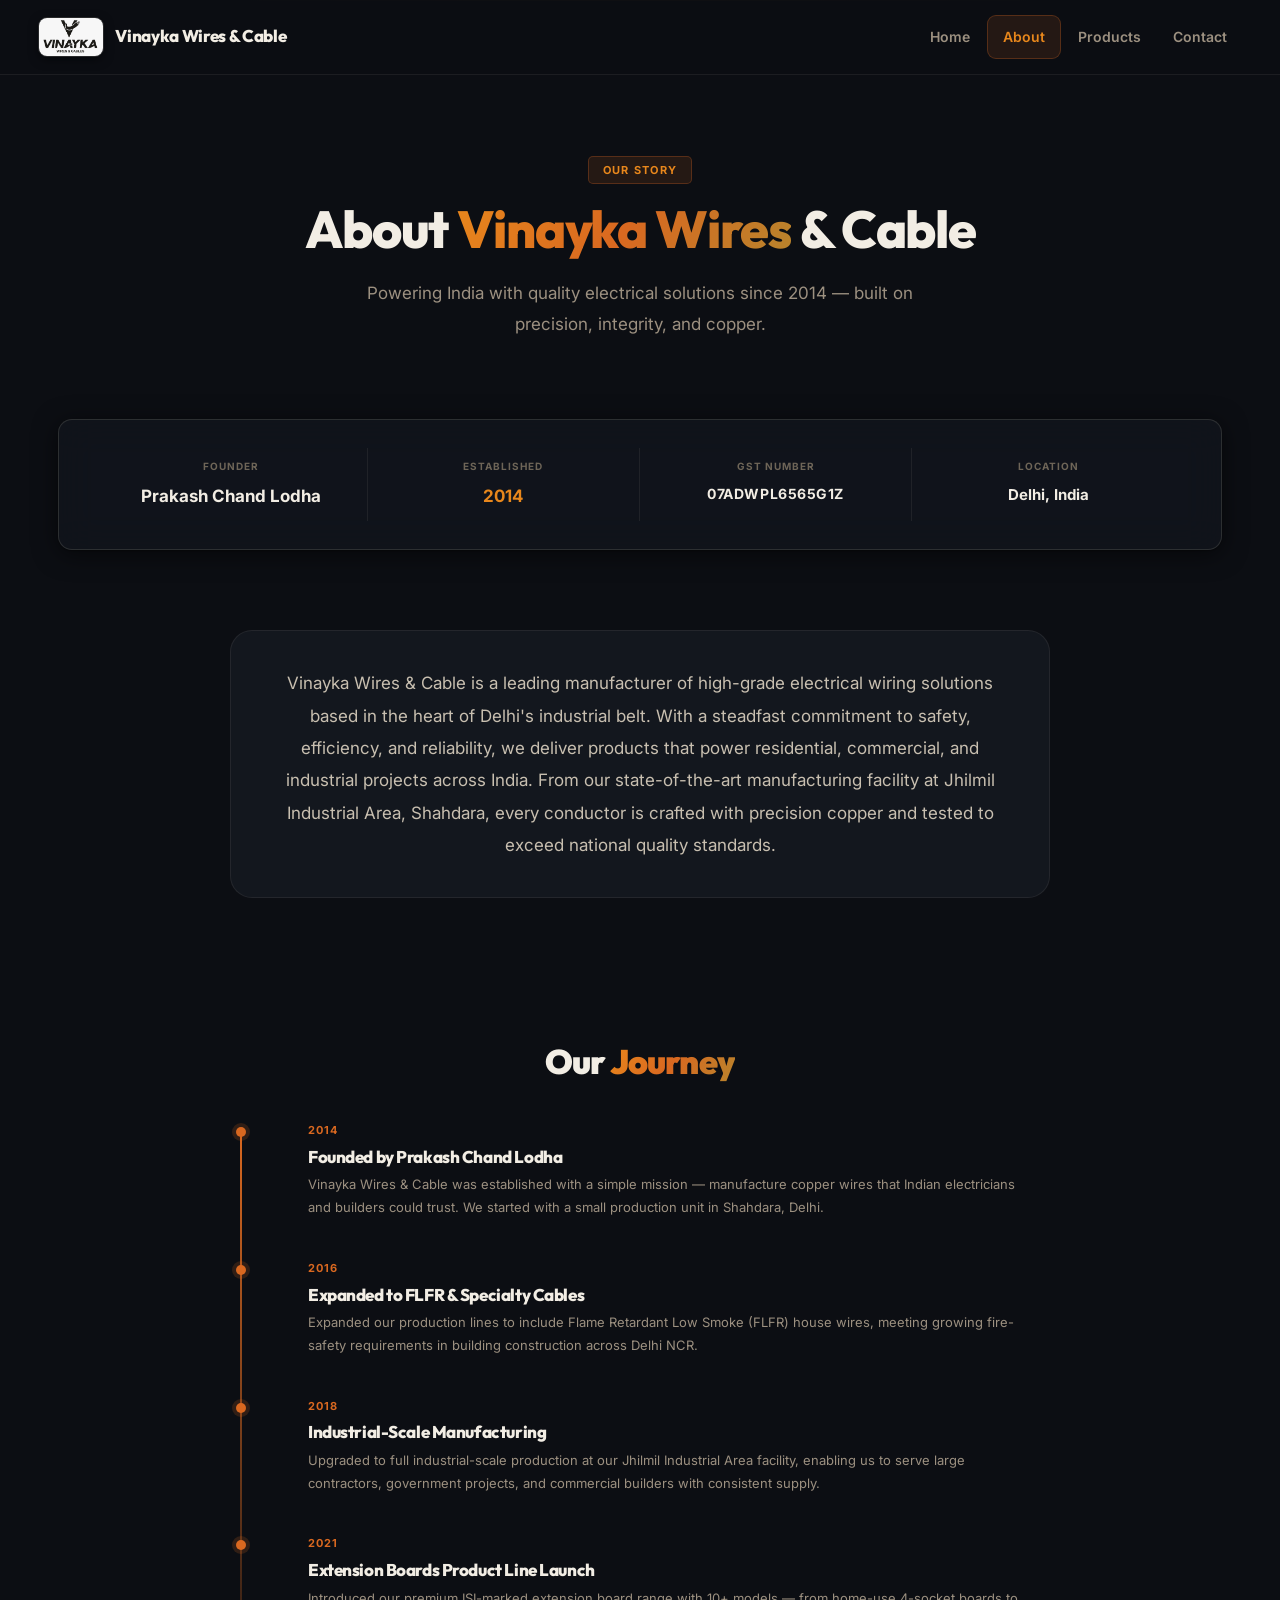
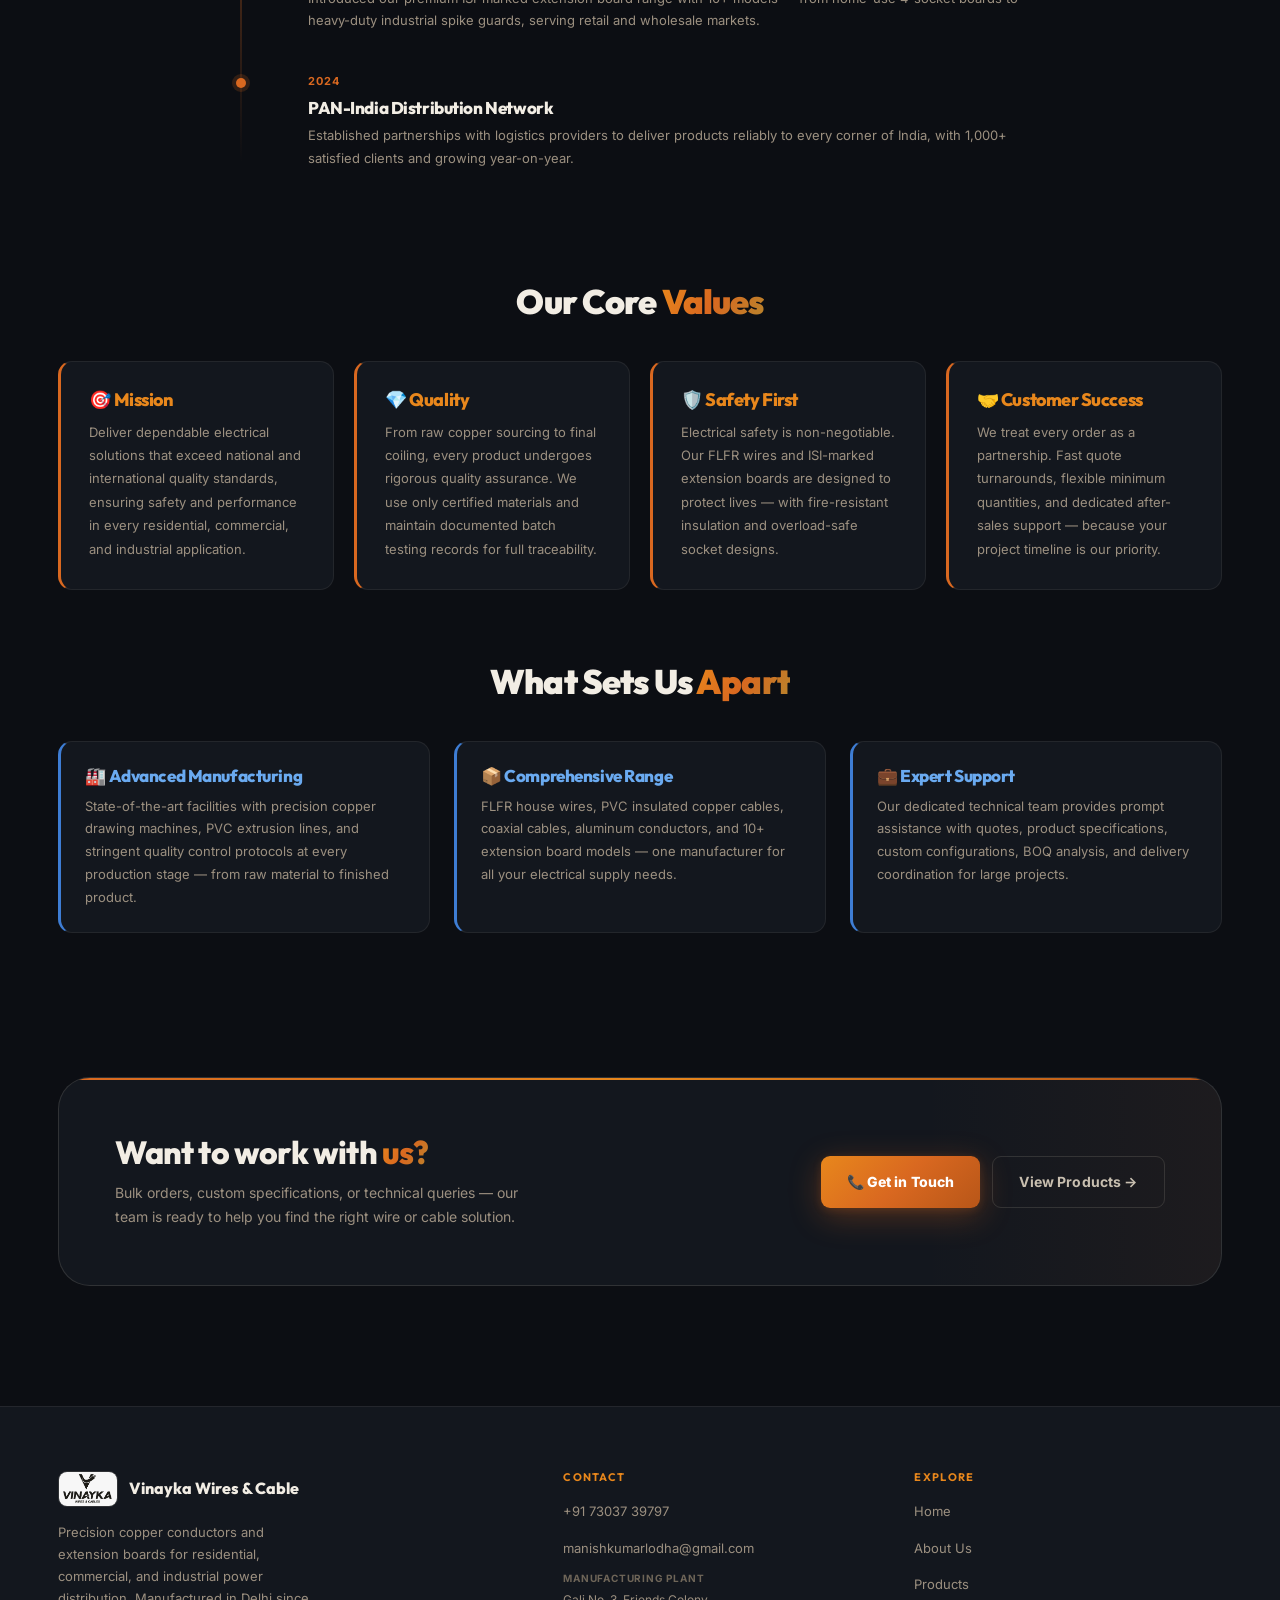
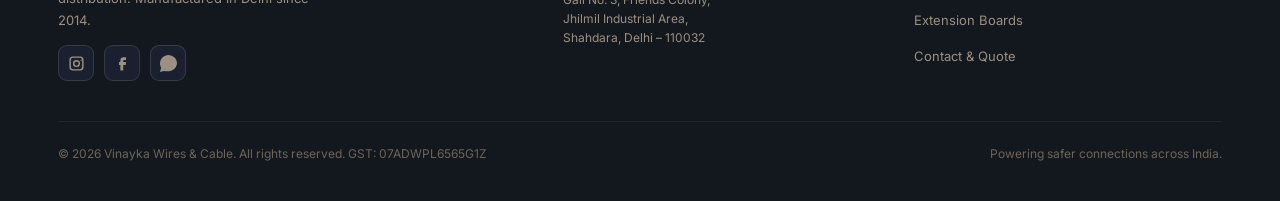
<file: about.html>
<!DOCTYPE html>
<html lang="en">
<head>
  <meta charset="UTF-8" />
  <meta name="viewport" content="width=device-width, initial-scale=1.0" />

  <!-- ── SEO Meta ─────────────────────────────────────────── -->
  <title>About Vinayka Wires & Cable – Copper Wire Manufacturer Since 2014 | Delhi</title>
  <meta name="description" content="Learn about Vinayka Wires & Cable — founded by Prakash Chand Lodha in 2014, a trusted ISI-certified manufacturer of copper wires, cables and extension boards in Shahdara, Delhi." />
  <meta name="keywords" content="about Vinayka Wires, copper wire manufacturer Delhi, Prakash Chand Lodha, Jhilmil Industrial Area, wire cable company Delhi, GST 07ADWPL6565G1Z" />
  <meta name="robots" content="index, follow" />
  <link rel="canonical" href="https://vinaykawires.com/about.html" />

  <!-- Open Graph -->
  <meta property="og:type" content="website" />
  <meta property="og:title" content="About Vinayka Wires & Cable – Since 2014, Shahdara Delhi" />
  <meta property="og:description" content="Founded by Prakash Chand Lodha in 2014. Over a decade of manufacturing quality copper electrical wires, cables, and extension boards in Delhi." />
  <meta property="og:url" content="https://vinaykawires.com/about.html" />

  <!-- JSON-LD -->
  <script type="application/ld+json">
  {
    "@context": "https://schema.org",
    "@type": "Organization",
    "name": "Vinayka Wires & Cable",
    "url": "https://vinaykawires.com",
    "foundingDate": "2014",
    "founder": { "@type": "Person", "name": "Prakash Chand Lodha" },
    "description": "ISI-certified manufacturer of copper electrical wires, PVC cables, FLFR house wires, and extension boards in Delhi, India.",
    "address": {
      "@type": "PostalAddress",
      "streetAddress": "Gali No. 3, Friends Colony, Jhilmil Industrial Area",
      "addressLocality": "Shahdara",
      "addressRegion": "Delhi",
      "postalCode": "110032",
      "addressCountry": "IN"
    },
    "telephone": "+917303739797",
    "taxID": "07ADWPL6565G1Z"
  }
  </script>

  <!-- Fonts -->
  <link rel="preconnect" href="https://fonts.googleapis.com" />
  <link rel="preconnect" href="https://fonts.gstatic.com" crossorigin />
  <link href="https://fonts.googleapis.com/css2?family=Outfit:wght@400;600;700;800;900&family=Inter:wght@400;500;600&display=swap" rel="stylesheet" />
  <link rel="stylesheet" href="/style.css" />
</head>
<body data-page="about">

  <!-- ── Header ──────────────────────────────────────────── -->
  <header class="site-header" id="site-header">
    <div class="container header-inner">
      <a class="brand" href="/">
        <img src="/COMPANY-LOGO.jpg" alt="Vinayka Wires & Cable Logo" class="logo" />
        Vinayka Wires & Cable
      </a>
      <button class="nav-toggle" aria-label="Toggle navigation" id="nav-toggle">☰</button>
      <nav class="site-nav" id="site-nav" aria-label="Main navigation">
        <a href="/index.html" class="nav-link">Home</a>
        <a href="/about.html" class="nav-link active">About</a>
        <a href="/products.html" class="nav-link">Products</a>
        <a href="/contact.html" class="nav-link">Contact</a>
      </nav>
    </div>
  </header>

  <main>
    <!-- ── Page Hero ──────────────────────────────────────── -->
    <section class="page-hero" aria-label="About page hero">
      <div class="container">
        <div class="section-tag">Our Story</div>
        <h1>About <span class="gradient-text">Vinayka Wires</span> & Cable</h1>
        <p class="hero-sub">Powering India with quality electrical solutions since 2014 — built on precision, integrity, and copper.</p>
      </div>
    </section>

    <!-- ── Company Strip ──────────────────────────────────── -->
    <div class="company-strip">
      <div class="container">
        <div class="glass-card">
          <div class="info-grid">
            <div class="info-item">
              <div class="info-label">Founder</div>
              <div class="info-value">Prakash Chand Lodha</div>
            </div>
            <div class="info-item">
              <div class="info-label">Established</div>
              <div class="info-value brand-color">2014</div>
            </div>
            <div class="info-item">
              <div class="info-label">GST Number</div>
              <div class="info-value" style="font-size:14px;letter-spacing:0.04em;">07ADWPL6565G1Z</div>
            </div>
            <div class="info-item">
              <div class="info-label">Location</div>
              <div class="info-value" style="font-size:15px;">Delhi, India</div>
            </div>
          </div>
        </div>
      </div>
    </div>

    <!-- ── About Lead ─────────────────────────────────────── -->
    <section style="padding: 0 0 72px;">
      <div class="container">
        <div class="about-lead reveal">
          <p>Vinayka Wires & Cable is a leading manufacturer of high-grade electrical wiring solutions based in the heart of Delhi's industrial belt. With a steadfast commitment to safety, efficiency, and reliability, we deliver products that power residential, commercial, and industrial projects across India. From our state-of-the-art manufacturing facility at Jhilmil Industrial Area, Shahdara, every conductor is crafted with precision copper and tested to exceed national quality standards.</p>
        </div>
      </div>
    </section>

    <!-- ── Journey Timeline ───────────────────────────────── -->
    <section class="about-content-section">
      <div class="container">
        <h2 class="section-title reveal">Our <span class="gradient-text">Journey</span></h2>
        <div class="timeline">
          <div class="timeline-item reveal">
            <div class="timeline-year">2014</div>
            <h3>Founded by Prakash Chand Lodha</h3>
            <p>Vinayka Wires & Cable was established with a simple mission — manufacture copper wires that Indian electricians and builders could trust. We started with a small production unit in Shahdara, Delhi.</p>
          </div>
          <div class="timeline-item reveal">
            <div class="timeline-year">2016</div>
            <h3>Expanded to FLFR & Specialty Cables</h3>
            <p>Expanded our production lines to include Flame Retardant Low Smoke (FLFR) house wires, meeting growing fire-safety requirements in building construction across Delhi NCR.</p>
          </div>
          <div class="timeline-item reveal">
            <div class="timeline-year">2018</div>
            <h3>Industrial-Scale Manufacturing</h3>
            <p>Upgraded to full industrial-scale production at our Jhilmil Industrial Area facility, enabling us to serve large contractors, government projects, and commercial builders with consistent supply.</p>
          </div>
          <div class="timeline-item reveal">
            <div class="timeline-year">2021</div>
            <h3>Extension Boards Product Line Launch</h3>
            <p>Introduced our premium ISI-marked extension board range with 10+ models — from home-use 4-socket boards to heavy-duty industrial spike guards, serving retail and wholesale markets.</p>
          </div>
          <div class="timeline-item reveal">
            <div class="timeline-year">2024</div>
            <h3>PAN-India Distribution Network</h3>
            <p>Established partnerships with logistics providers to deliver products reliably to every corner of India, with 1,000+ satisfied clients and growing year-on-year.</p>
          </div>
        </div>
      </div>
    </section>

    <!-- ── Core Values ────────────────────────────────────── -->
    <section class="about-content-section">
      <div class="container">
        <h2 class="section-title reveal">Our Core <span class="gradient-text">Values</span></h2>
        <div class="values-grid">
          <div class="value-card reveal">
            <h3>🎯 Mission</h3>
            <p>Deliver dependable electrical solutions that exceed national and international quality standards, ensuring safety and performance in every residential, commercial, and industrial application.</p>
          </div>
          <div class="value-card reveal reveal-delay-1">
            <h3>💎 Quality</h3>
            <p>From raw copper sourcing to final coiling, every product undergoes rigorous quality assurance. We use only certified materials and maintain documented batch testing records for full traceability.</p>
          </div>
          <div class="value-card reveal reveal-delay-2">
            <h3>🛡️ Safety First</h3>
            <p>Electrical safety is non-negotiable. Our FLFR wires and ISI-marked extension boards are designed to protect lives — with fire-resistant insulation and overload-safe socket designs.</p>
          </div>
          <div class="value-card reveal reveal-delay-3">
            <h3>🤝 Customer Success</h3>
            <p>We treat every order as a partnership. Fast quote turnarounds, flexible minimum quantities, and dedicated after-sales support — because your project timeline is our priority.</p>
          </div>
        </div>
      </div>
    </section>

    <!-- ── Capabilities ───────────────────────────────────── -->
    <section class="about-content-section">
      <div class="container">
        <h2 class="section-title reveal">What Sets Us <span class="gradient-text">Apart</span></h2>
        <div class="grid-3">
          <div class="capability-card reveal">
            <h3>🏭 Advanced Manufacturing</h3>
            <p>State-of-the-art facilities with precision copper drawing machines, PVC extrusion lines, and stringent quality control protocols at every production stage — from raw material to finished product.</p>
          </div>
          <div class="capability-card reveal reveal-delay-1">
            <h3>📦 Comprehensive Range</h3>
            <p>FLFR house wires, PVC insulated copper cables, coaxial cables, aluminum conductors, and 10+ extension board models — one manufacturer for all your electrical supply needs.</p>
          </div>
          <div class="capability-card reveal reveal-delay-2">
            <h3>💼 Expert Support</h3>
            <p>Our dedicated technical team provides prompt assistance with quotes, product specifications, custom configurations, BOQ analysis, and delivery coordination for large projects.</p>
          </div>
        </div>
      </div>
    </section>

    <!-- ── CTA ────────────────────────────────────────────── -->
    <section class="cta-banner">
      <div class="container">
        <div class="cta-inner reveal">
          <div class="cta-text">
            <h2>Want to work with <span class="gradient-text">us?</span></h2>
            <p>Bulk orders, custom specifications, or technical queries — our team is ready to help you find the right wire or cable solution.</p>
          </div>
          <div class="cta-actions">
            <a href="/contact.html" class="btn primary">📞 Get in Touch</a>
            <a href="/products.html" class="btn ghost">View Products →</a>
          </div>
        </div>
      </div>
    </section>
  </main>

  <!-- ── Footer ────────────────────────────────────────────── -->
  <footer class="site-footer">
    <div class="container">
      <div class="footer-grid">
        <div class="footer-brand">
          <div class="footer-logo">
            <img src="/COMPANY-LOGO.jpg" alt="Vinayka Wires & Cable" />
            <span>Vinayka Wires & Cable</span>
          </div>
          <p>Precision copper conductors and extension boards for residential, commercial, and industrial power distribution. Manufactured in Delhi since 2014.</p>
          <div class="social-links">
            <a href="https://www.instagram.com/vinaykawires/" class="social-link instagram" target="_blank" rel="noopener" aria-label="Instagram">
              <svg viewBox="0 0 24 24" aria-hidden="true"><path d="M7 2h10a5 5 0 0 1 5 5v10a5 5 0 0 1-5 5H7a5 5 0 0 1-5-5V7a5 5 0 0 1 5-5Zm0 2a3 3 0 0 0-3 3v10a3 3 0 0 0 3 3h10a3 3 0 0 0 3-3V7a3 3 0 0 0-3-3H7Zm5 3a5 5 0 1 1 0 10 5 5 0 0 1 0-10Zm0 2a3 3 0 1 0 0 6 3 3 0 0 0 0-6Zm6.5-2.75a1 1 0 1 1 0 2 1 1 0 0 1 0-2Z"/></svg>
            </a>
            <a href="https://www.facebook.com/profile.php?id=61580277512956" class="social-link facebook" target="_blank" rel="noopener" aria-label="Facebook">
              <svg viewBox="0 0 24 24" aria-hidden="true"><path d="M13 22h-4v-8H7v-4h2V7.3C9 4.7 10.7 3 13.2 3H17v4h-2.6c-.9 0-1.4.5-1.4 1.4V10h4l-.5 4H13v8Z"/></svg>
            </a>
            <a href="https://wa.me/qr/A32UNXGCYV7DD1" class="social-link whatsapp" target="_blank" rel="noopener" aria-label="WhatsApp">
              <svg viewBox="0 0 24 24" aria-hidden="true"><path d="M20.52 3.48A11.94 11.94 0 0 0 12 0C5.373 0 0 5.373 0 12c0 2.116.555 4.198 1.607 6.043L0 24l6.073-1.58A11.94 11.94 0 0 0 12 22.933C18.627 22.933 24 17.56 24 10.933a11.94 11.94 0 0 0-3.48-7.453Z"/><path d="M17.472 14.382c-.297-.149-1.758-.867-2.03-.967-.273-.099-.472-.149-.67.149-.198.297-.767.966-.94 1.164-.173.199-.347.223-.644.075-.297-.149-1.255-.463-2.39-1.475-.883-.788-1.48-1.761-1.653-2.059-.173-.297-.018-.458.13-.606.134-.133.297-.347.446-.521.149-.174.198-.298.298-.497.099-.198.05-.372-.025-.521-.075-.149-.669-1.611-.916-2.214-.242-.579-.487-.5-.67-.51l-.57-.01c-.198 0-.52.074-.792.372s-1.04 1.016-1.04 2.479 1.065 2.876 1.213 3.074c.149.198 2.099 3.2 5.077 4.487.709.306 1.262.489 1.693.625.712.226 1.36.194 1.872.118.571-.085 1.758-.718 2.006-1.412.248-.694.248-1.289.173-1.413-.074-.124-.272-.198-.57-.347Z"/></svg>
            </a>
          </div>
        </div>
        <div class="footer-col">
          <h4 class="footer-title">Contact</h4>
          <ul class="footer-list">
            <li><a href="tel:+917303739797">+91 73037 39797</a></li>
            <li><a href="mailto:Mr.manishkumarlodha@gmail.com">manishkumarlodha@gmail.com</a></li>
            <li>
              <span class="footer-label">Manufacturing Plant</span>
              <address class="footer-address">Gali No. 3, Friends Colony,<br />Jhilmil Industrial Area,<br />Shahdara, Delhi – 110032</address>
            </li>
          </ul>
        </div>
        <div class="footer-col">
          <h4 class="footer-title">Explore</h4>
          <ul class="footer-list">
            <li><a href="/index.html">Home</a></li>
            <li><a href="/about.html">About Us</a></li>
            <li><a href="/products.html">Products</a></li>
            <li><a href="/products.html?tab=boards">Extension Boards</a></li>
            <li><a href="/contact.html">Contact & Quote</a></li>
          </ul>
        </div>
      </div>
      <div class="footer-bottom">
        <p>© <span id="year"></span> Vinayka Wires & Cable. All rights reserved. GST: 07ADWPL6565G1Z</p>
        <div class="footer-meta">Powering safer connections across India.</div>
      </div>
    </div>
  </footer>

  <script src="/script.js" defer></script>
</body>
</html>
</file>
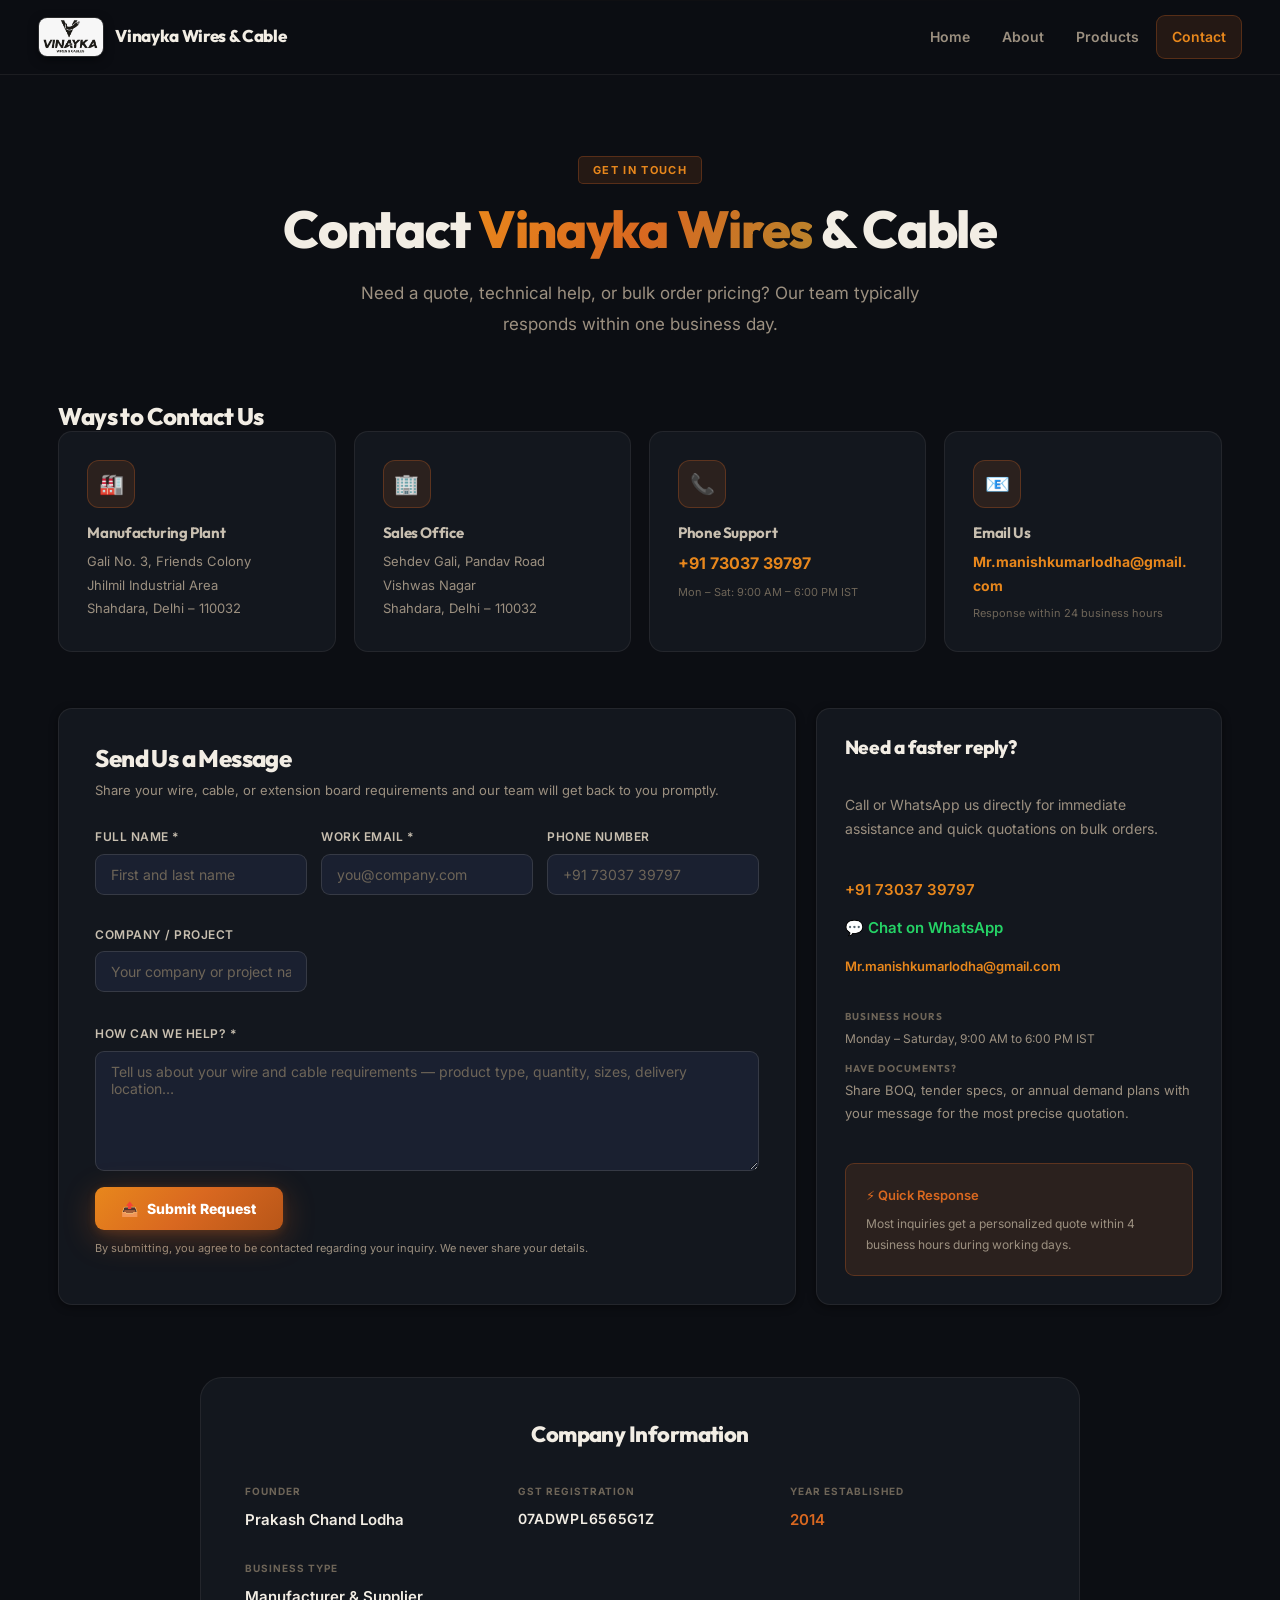
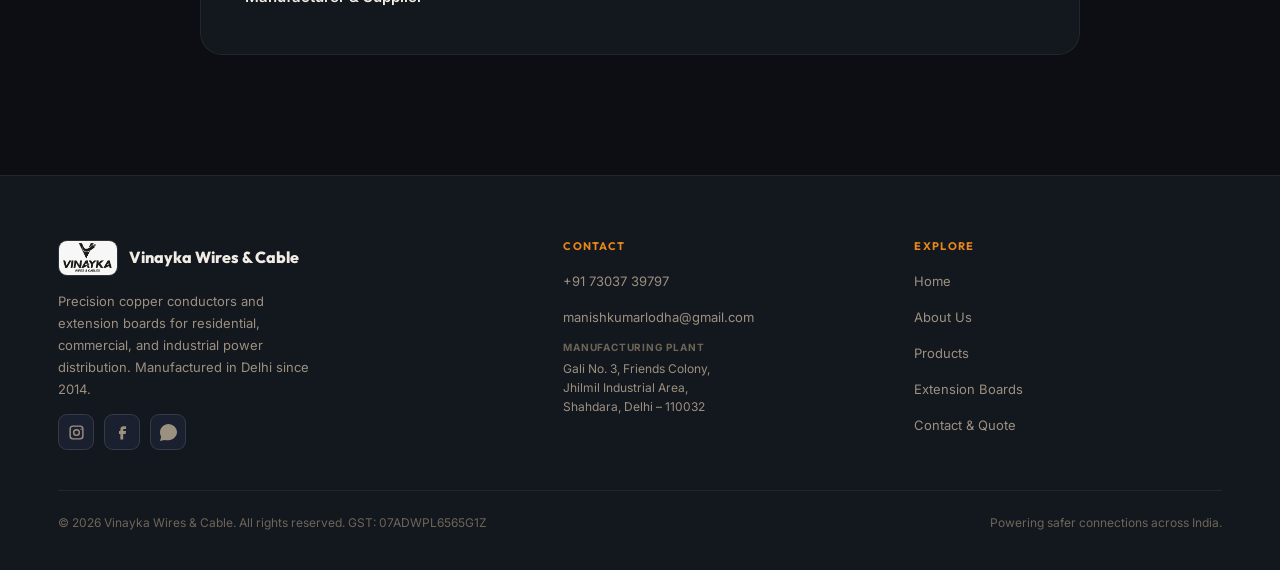
<file: contact.html>
<!DOCTYPE html>
<html lang="en">
<head>
  <meta charset="UTF-8" />
  <meta name="viewport" content="width=device-width, initial-scale=1.0" />

  <!-- ── SEO Meta ─────────────────────────────────────────── -->
  <title>Contact Vinayka Wires & Cable – Get a Quote | Delhi +91 73037 39797</title>
  <meta name="description" content="Contact Vinayka Wires & Cable for bulk wire orders, custom cable specifications, and product quotes. Call +91 73037 39797 or email us. Manufacturing at Jhilmil Industrial Area, Shahdara, Delhi." />
  <meta name="keywords" content="contact Vinayka Wires, wire manufacturer Delhi phone, copper cable quote, bulk wire order Delhi, Jhilmil Industrial Area manufacturer" />
  <meta name="robots" content="index, follow" />
  <link rel="canonical" href="https://vinaykawires.com/contact.html" />

  <!-- Open Graph -->
  <meta property="og:type" content="website" />
  <meta property="og:title" content="Contact Vinayka Wires & Cable – Delhi +91 73037 39797" />
  <meta property="og:description" content="Get in touch with Vinayka Wires & Cable for bulk orders, quotations, and technical support. Manufacturing since 2014." />
  <meta property="og:url" content="https://vinaykawires.com/contact.html" />

  <!-- JSON-LD ContactPage -->
  <script type="application/ld+json">
  {
    "@context": "https://schema.org",
    "@type": "ContactPage",
    "name": "Contact Vinayka Wires & Cable",
    "url": "https://vinaykawires.com/contact.html",
    "description": "Contact page for Vinayka Wires & Cable, copper wire and extension board manufacturer in Delhi.",
    "mainEntity": {
      "@type": "LocalBusiness",
      "name": "Vinayka Wires & Cable",
      "telephone": "+917303739797",
      "email": "Mr.manishkumarlodha@gmail.com",
      "address": {
        "@type": "PostalAddress",
        "streetAddress": "Gali No. 3, Friends Colony, Jhilmil Industrial Area",
        "addressLocality": "Shahdara",
        "addressRegion": "Delhi",
        "postalCode": "110032",
        "addressCountry": "IN"
      }
    }
  }
  </script>

  <!-- Fonts -->
  <link rel="preconnect" href="https://fonts.googleapis.com" />
  <link rel="preconnect" href="https://fonts.gstatic.com" crossorigin />
  <link href="https://fonts.googleapis.com/css2?family=Outfit:wght@400;600;700;800;900&family=Inter:wght@400;500;600&display=swap" rel="stylesheet" />
  <link rel="stylesheet" href="/style.css" />
</head>
<body data-page="contact">

  <!-- ── Header ──────────────────────────────────────────── -->
  <header class="site-header" id="site-header">
    <div class="container header-inner">
      <a class="brand" href="/">
        <img src="/COMPANY-LOGO.jpg" alt="Vinayka Wires & Cable Logo" class="logo" />
        Vinayka Wires & Cable
      </a>
      <button class="nav-toggle" aria-label="Toggle navigation" id="nav-toggle">☰</button>
      <nav class="site-nav" id="site-nav" aria-label="Main navigation">
        <a href="/index.html" class="nav-link">Home</a>
        <a href="/about.html" class="nav-link">About</a>
        <a href="/products.html" class="nav-link">Products</a>
        <a href="/contact.html" class="nav-link active">Contact</a>
      </nav>
    </div>
  </header>

  <main>
    <!-- ── Page Hero ──────────────────────────────────────── -->
    <section class="page-hero" aria-label="Contact page hero">
      <div class="container">
        <div class="section-tag">Get In Touch</div>
        <h1>Contact <span class="gradient-text">Vinayka Wires</span> & Cable</h1>
        <p class="hero-sub">Need a quote, technical help, or bulk order pricing? Our team typically responds within one business day.</p>
      </div>
    </section>

    <!-- ── Contact Method Cards ───────────────────────────── -->
    <section class="contact-section" aria-labelledby="contact-methods-heading">
      <div class="container">
        <h2 id="contact-methods-heading" class="visually-hidden">Ways to Contact Us</h2>
        <div class="contact-grid-pro" style="margin-bottom:56px;">

          <div class="contact-method-card reveal">
            <div class="method-icon" aria-hidden="true">🏭</div>
            <div class="method-header">
              <h3>Manufacturing Plant</h3>
            </div>
            <div class="method-content">
              <p class="address-text">
                Gali No. 3, Friends Colony<br />
                Jhilmil Industrial Area<br />
                Shahdara, Delhi – 110032
              </p>
            </div>
          </div>

          <div class="contact-method-card reveal reveal-delay-1">
            <div class="method-icon" aria-hidden="true">🏢</div>
            <div class="method-header">
              <h3>Sales Office</h3>
            </div>
            <div class="method-content">
              <p class="address-text">
                Sehdev Gali, Pandav Road<br />
                Vishwas Nagar<br />
                Shahdara, Delhi – 110032
              </p>
            </div>
          </div>

          <div class="contact-method-card reveal reveal-delay-2">
            <div class="method-icon" aria-hidden="true">📞</div>
            <div class="method-header">
              <h3>Phone Support</h3>
            </div>
            <div class="method-content">
              <p><a href="tel:+917303739797" class="contact-link-pro" id="phone-link">+91 73037 39797</a></p>
              <p class="availability">Mon – Sat: 9:00 AM – 6:00 PM IST</p>
            </div>
          </div>

          <div class="contact-method-card reveal reveal-delay-3">
            <div class="method-icon" aria-hidden="true">📧</div>
            <div class="method-header">
              <h3>Email Us</h3>
            </div>
            <div class="method-content">
              <p><a href="mailto:Mr.manishkumarlodha@gmail.com" class="contact-link-pro" style="font-size:14px;word-break:break-all;" id="email-link">Mr.manishkumarlodha@gmail.com</a></p>
              <p class="availability">Response within 24 business hours</p>
            </div>
          </div>

        </div>

        <!-- ── Contact Form + Sidebar ──────────────────────── -->
        <div class="contact-form-grid reveal">
          <!-- Form -->
          <div class="card form-card">
            <h2>Send Us a Message</h2>
            <p class="lead">Share your wire, cable, or extension board requirements and our team will get back to you promptly.</p>
            <form id="contact-form" class="form" novalidate>
              <div class="form-grid">
                <div class="form-row">
                  <label for="contact-name">Full Name *</label>
                  <input
                    type="text"
                    id="contact-name"
                    name="name"
                    placeholder="First and last name"
                    minlength="3"
                    maxlength="80"
                    autocomplete="name"
                    pattern="^[A-Za-z][A-Za-z'.-]{1,}(\s+[A-Za-z][A-Za-z'.-]{1,})+$"
                    title="Enter your first and last name using letters only."
                    required
                  />
                </div>
                <div class="form-row">
                  <label for="contact-email">Work Email *</label>
                  <input
                    type="email"
                    id="contact-email"
                    name="email"
                    placeholder="you@company.com"
                    maxlength="120"
                    autocomplete="email"
                    required
                  />
                </div>
                <div class="form-row">
                  <label for="contact-phone">Phone Number</label>
                  <input
                    type="tel"
                    id="contact-phone"
                    name="phone"
                    placeholder="+91 73037 39797"
                    inputmode="tel"
                    pattern="^\+?[0-9]{7,15}$"
                    maxlength="18"
                    title="Digits only, include country code if needed."
                  />
                </div>
                <div class="form-row">
                  <label for="contact-company">Company / Project</label>
                  <input
                    type="text"
                    id="contact-company"
                    name="company"
                    placeholder="Your company or project name"
                    maxlength="120"
                  />
                </div>
              </div>
              <div class="form-row">
                <label for="contact-message">How can we help? *</label>
                <textarea
                  id="contact-message"
                  name="message"
                  rows="5"
                  placeholder="Tell us about your wire and cable requirements — product type, quantity, sizes, delivery location…"
                  minlength="20"
                  maxlength="2000"
                  title="Use at least 20 characters and real sentences."
                  required
                ></textarea>
              </div>
              <div class="form-actions">
                <button type="submit" class="btn primary" id="contact-submit-btn">
                  <span>📤</span> Submit Request
                </button>
              </div>
              <p id="contact-status" class="form-status" hidden></p>
              <p class="small-print muted">By submitting, you agree to be contacted regarding your inquiry. We never share your details.</p>
            </form>
          </div>

          <!-- Sidebar -->
          <div class="card form-support">
            <h3 style="margin-bottom:16px;">Need a faster reply?</h3>
            <p style="color:var(--muted-2);font-size:14px;">Call or WhatsApp us directly for immediate assistance and quick quotations on bulk orders.</p>
            <ul class="support-list" style="margin-top:16px;">
              <li><a href="tel:+917303739797" class="contact-link-pro">+91 73037 39797</a></li>
              <li>
                <a href="https://wa.me/qr/A32UNXGCYV7DD1" class="contact-link-pro" target="_blank" rel="noopener" id="whatsapp-chat-link" style="color:#25d366;">
                  💬 Chat on WhatsApp
                </a>
              </li>
              <li>
                <a href="mailto:Mr.manishkumarlodha@gmail.com" class="contact-link-pro" style="font-size:13px;word-break:break-all;">
                  Mr.manishkumarlodha@gmail.com
                </a>
              </li>
            </ul>
            <div class="support-meta">
              <h4>Business Hours</h4>
              <p class="availability">Monday – Saturday, 9:00 AM to 6:00 PM IST</p>
              <h4>Have Documents?</h4>
              <p style="color:var(--muted-2);font-size:13px;">Share BOQ, tender specs, or annual demand plans with your message for the most precise quotation.</p>
            </div>

            <div style="padding:20px;border-radius:var(--radius-sm);background:var(--brand-light);border:1px solid var(--brand-border);margin-top:20px;">
              <p style="font-size:13px;color:var(--brand);font-weight:600;margin-bottom:6px;">⚡ Quick Response</p>
              <p style="font-size:12px;color:var(--muted-2);">Most inquiries get a personalized quote within 4 business hours during working days.</p>
            </div>
          </div>
        </div>
      </div>
    </section>

    <!-- ── Company Details ────────────────────────────────── -->
    <section class="company-details-section">
      <div class="container">
        <div class="company-details-card reveal">
          <h3>Company Information</h3>
          <div class="details-grid">
            <div class="detail-item">
              <span class="detail-label">Founder</span>
              <span class="detail-value">Prakash Chand Lodha</span>
            </div>
            <div class="detail-item">
              <span class="detail-label">GST Registration</span>
              <span class="detail-value" style="letter-spacing:0.05em;font-size:14px;">07ADWPL6565G1Z</span>
            </div>
            <div class="detail-item">
              <span class="detail-label">Year Established</span>
              <span class="detail-value" style="color:var(--brand);">2014</span>
            </div>
            <div class="detail-item">
              <span class="detail-label">Business Type</span>
              <span class="detail-value">Manufacturer &amp; Supplier</span>
            </div>
          </div>
        </div>
      </div>
    </section>
  </main>

  <!-- ── Footer ────────────────────────────────────────────── -->
  <footer class="site-footer">
    <div class="container">
      <div class="footer-grid">
        <div class="footer-brand">
          <div class="footer-logo">
            <img src="/COMPANY-LOGO.jpg" alt="Vinayka Wires & Cable" />
            <span>Vinayka Wires & Cable</span>
          </div>
          <p>Precision copper conductors and extension boards for residential, commercial, and industrial power distribution. Manufactured in Delhi since 2014.</p>
          <div class="social-links">
            <a href="https://www.instagram.com/vinaykawires/" class="social-link instagram" target="_blank" rel="noopener" aria-label="Instagram">
              <svg viewBox="0 0 24 24" aria-hidden="true"><path d="M7 2h10a5 5 0 0 1 5 5v10a5 5 0 0 1-5 5H7a5 5 0 0 1-5-5V7a5 5 0 0 1 5-5Zm0 2a3 3 0 0 0-3 3v10a3 3 0 0 0 3 3h10a3 3 0 0 0 3-3V7a3 3 0 0 0-3-3H7Zm5 3a5 5 0 1 1 0 10 5 5 0 0 1 0-10Zm0 2a3 3 0 1 0 0 6 3 3 0 0 0 0-6Zm6.5-2.75a1 1 0 1 1 0 2 1 1 0 0 1 0-2Z"/></svg>
            </a>
            <a href="https://www.facebook.com/profile.php?id=61580277512956" class="social-link facebook" target="_blank" rel="noopener" aria-label="Facebook">
              <svg viewBox="0 0 24 24" aria-hidden="true"><path d="M13 22h-4v-8H7v-4h2V7.3C9 4.7 10.7 3 13.2 3H17v4h-2.6c-.9 0-1.4.5-1.4 1.4V10h4l-.5 4H13v8Z"/></svg>
            </a>
            <a href="https://wa.me/qr/A32UNXGCYV7DD1" class="social-link whatsapp" target="_blank" rel="noopener" aria-label="WhatsApp">
              <svg viewBox="0 0 24 24" aria-hidden="true"><path d="M20.52 3.48A11.94 11.94 0 0 0 12 0C5.373 0 0 5.373 0 12c0 2.116.555 4.198 1.607 6.043L0 24l6.073-1.58A11.94 11.94 0 0 0 12 22.933C18.627 22.933 24 17.56 24 10.933a11.94 11.94 0 0 0-3.48-7.453Z"/><path d="M17.472 14.382c-.297-.149-1.758-.867-2.03-.967-.273-.099-.472-.149-.67.149-.198.297-.767.966-.94 1.164-.173.199-.347.223-.644.075-.297-.149-1.255-.463-2.39-1.475-.883-.788-1.48-1.761-1.653-2.059-.173-.297-.018-.458.13-.606.134-.133.297-.347.446-.521.149-.174.198-.298.298-.497.099-.198.05-.372-.025-.521-.075-.149-.669-1.611-.916-2.214-.242-.579-.487-.5-.67-.51l-.57-.01c-.198 0-.52.074-.792.372s-1.04 1.016-1.04 2.479 1.065 2.876 1.213 3.074c.149.198 2.099 3.2 5.077 4.487.709.306 1.262.489 1.693.625.712.226 1.36.194 1.872.118.571-.085 1.758-.718 2.006-1.412.248-.694.248-1.289.173-1.413-.074-.124-.272-.198-.57-.347Z"/></svg>
            </a>
          </div>
        </div>
        <div class="footer-col">
          <h4 class="footer-title">Contact</h4>
          <ul class="footer-list">
            <li><a href="tel:+917303739797">+91 73037 39797</a></li>
            <li><a href="mailto:Mr.manishkumarlodha@gmail.com">manishkumarlodha@gmail.com</a></li>
            <li>
              <span class="footer-label">Manufacturing Plant</span>
              <address class="footer-address">Gali No. 3, Friends Colony,<br />Jhilmil Industrial Area,<br />Shahdara, Delhi – 110032</address>
            </li>
          </ul>
        </div>
        <div class="footer-col">
          <h4 class="footer-title">Explore</h4>
          <ul class="footer-list">
            <li><a href="/index.html">Home</a></li>
            <li><a href="/about.html">About Us</a></li>
            <li><a href="/products.html">Products</a></li>
            <li><a href="/products.html?tab=boards">Extension Boards</a></li>
            <li><a href="/contact.html">Contact & Quote</a></li>
          </ul>
        </div>
      </div>
      <div class="footer-bottom">
        <p>© <span id="year"></span> Vinayka Wires & Cable. All rights reserved. GST: 07ADWPL6565G1Z</p>
        <div class="footer-meta">Powering safer connections across India.</div>
      </div>
    </div>
  </footer>

  <script src="/script.js" defer></script>
</body>
</html>
</file>
<file: style.css>
/* ============================================================
   VINAYKA WIRES & CABLE — Brand-Authentic Design System
   Burnt Copper Orange · Warm Dark · Cream White
   "Choose Strength. Choose VINAYKA."
   ============================================================ */

/* ── Design Tokens ────────────────────────────────────────── */
:root {
  /* ---- Brand Colors (from actual Vinayka packaging) ---- */
  --brand:        #D96820;   /* Burnt copper-orange — the Vinayka orange */
  --brand-dark:   #B85618;   /* Deeper burnt */
  --brand-light:  rgba(217, 104, 32, 0.12);
  --brand-border: rgba(217, 104, 32, 0.28);
  --brand-mid:    #E8871C;   /* Lighter, from box face */
  --gold:         #B8842C;   /* Metallic gold from logo emblem */
  --gold-light:   rgba(184, 132, 44, 0.15);
  --maroon:       #5C200C;   /* Deep brown-red accent */

  /* ---- Backgrounds ---- */
  --bg:           #0C0E13;   /* Near-black with warm tint */
  --surface:      #13171E;   /* Dark card surface */
  --surface-2:    #1A2030;   /* Elevated surface */
  --surface-3:    #222A3C;   /* Hover surface */
  --surface-glass: rgba(19, 23, 30, 0.72);

  /* ---- Text (warm whites, not cold blue-whites) ---- */
  --text:         #F2EDE4;   /* Warm cream white */
  --text-2:       #C8BFB0;   /* Secondary warm text */
  --muted:        #6E6558;   /* Warm muted */
  --muted-2:      #9C9080;   /* Warm muted secondary */

  /* ---- Borders ---- */
  --border:       rgba(255, 240, 220, 0.07);
  --border-2:     rgba(255, 240, 220, 0.12);
  --border-brand: rgba(217, 104, 32, 0.32);

  /* ---- Utility ---- */
  --success:      #4CAF74;
  --danger:       #D64545;
  --danger-dark:  #B83333;
  --blue:         #3E7DD4;   /* Used only for extension boards tab */

  /* ---- Shadows ---- */
  --shadow-sm:    0 2px 8px rgba(0,0,0,0.45);
  --shadow:       0 4px 24px rgba(0,0,0,0.55), 0 1px 2px rgba(0,0,0,0.35);
  --shadow-lg:    0 20px 60px rgba(0,0,0,0.65), 0 4px 16px rgba(0,0,0,0.45);
  --shadow-brand: 0 8px 32px rgba(217,104,32,0.32), 0 2px 8px rgba(217,104,32,0.18);
  --shadow-card-hover: 0 0 0 1px rgba(217,104,32,0.22), 0 24px 64px rgba(0,0,0,0.6), 0 0 40px rgba(217,104,32,0.08);

  /* ---- Shape ---- */
  --radius:       14px;
  --radius-sm:    9px;
  --radius-lg:    22px;
  --radius-xl:    32px;

  /* ---- Motion ---- */
  --ease:       cubic-bezier(0.25, 0.46, 0.45, 0.94);
  --ease-out:   cubic-bezier(0.16, 1, 0.3, 1);
  --transition: all 0.26s var(--ease);
}

/* ── Reset & Base ─────────────────────────────────────────── */
*, *::before, *::after { box-sizing: border-box; margin: 0; padding: 0; }
html { scroll-behavior: smooth; -webkit-font-smoothing: antialiased; -moz-osx-font-smoothing: grayscale; }

body {
  font-family: 'Inter', system-ui, -apple-system, sans-serif;
  background: var(--bg);
  color: var(--text);
  line-height: 1.7;
  min-height: 100vh;
  overflow-x: hidden;
}

a { color: inherit; text-decoration: none; transition: var(--transition); }
img { max-width: 100%; display: block; }

h1, h2, h3, h4 {
  font-family: 'Outfit', 'Inter', system-ui, sans-serif;
  font-weight: 800;
  letter-spacing: -0.025em;
  line-height: 1.15;
  color: var(--text);
}

/* ── Layout Utilities ─────────────────────────────────────── */
.container { width: min(1240px, 94%); margin: 0 auto; padding: 0 20px; position: relative; z-index: 1; }
.hidden { display: none !important; }
.muted { color: var(--muted-2); }
.grid-2 { display: grid; grid-template-columns: 1fr 1fr; gap: 28px; }
.grid-3 { display: grid; grid-template-columns: repeat(auto-fit, minmax(280px, 1fr)); gap: 24px; }
.grid-4 { display: grid; grid-template-columns: repeat(auto-fit, minmax(210px, 1fr)); gap: 20px; }
@media (max-width: 900px) { .grid-2, .grid-3 { grid-template-columns: 1fr; } }

/* ── Brand Text Effect ────────────────────────────────────── */
.gradient-text {
  background: linear-gradient(120deg, var(--brand-mid) 0%, var(--brand) 50%, var(--gold) 100%);
  -webkit-background-clip: text;
  -webkit-text-fill-color: transparent;
  background-clip: text;
}
.gradient-text-blue {
  background: linear-gradient(120deg, #5B9FE8 0%, var(--blue) 100%);
  -webkit-background-clip: text;
  -webkit-text-fill-color: transparent;
  background-clip: text;
}

/* ── Animations ───────────────────────────────────────────── */
@keyframes fadeIn { from { opacity: 0; } to { opacity: 1; } }
@keyframes slideUp { from { opacity: 0; transform: translateY(20px); } to { opacity: 1; transform: translateY(0); } }
@keyframes slideRight { from { opacity: 0; transform: translateX(-20px); } to { opacity: 1; transform: translateX(0); } }
@keyframes slideLeft { from { opacity: 0; transform: translateX(20px); } to { opacity: 1; transform: translateX(0); } }
@keyframes shimmer { 0% { background-position: 100% 0; } 100% { background-position: -100% 0; } }
@keyframes pulse { 0%, 100% { opacity: 1; } 50% { opacity: 0.55; } }
@keyframes spin { to { transform: rotate(360deg); } }
@keyframes marquee { 0% { transform: translateX(0); } 100% { transform: translateX(-50%); } }
@keyframes float-gentle { 0%, 100% { transform: translateY(0); } 50% { transform: translateY(-8px); } }
@keyframes glow-brand {
  0%, 100% { box-shadow: 0 0 20px rgba(217,104,32,0.2), 0 4px 12px rgba(0,0,0,0.3); }
  50% { box-shadow: 0 0 36px rgba(217,104,32,0.4), 0 4px 20px rgba(0,0,0,0.4); }
}
@keyframes diagonal-slide {
  0% { background-position: 0 0; }
  100% { background-position: 60px 60px; }
}

/* ── Scroll Reveal ────────────────────────────────────────── */
.reveal { opacity: 0; transform: translateY(24px); transition: opacity 0.6s var(--ease-out), transform 0.6s var(--ease-out); }
.reveal.revealed { opacity: 1; transform: translateY(0); }
.reveal-delay-1 { transition-delay: 0.08s; }
.reveal-delay-2 { transition-delay: 0.16s; }
.reveal-delay-3 { transition-delay: 0.24s; }
.reveal-delay-4 { transition-delay: 0.32s; }

/* ── Site Header ──────────────────────────────────────────── */
.site-header {
  position: sticky;
  top: 0;
  z-index: 200;
  background: rgba(12, 14, 19, 0.88);
  backdrop-filter: blur(20px) saturate(180%);
  -webkit-backdrop-filter: blur(20px) saturate(180%);
  border-bottom: 1px solid var(--border);
  transition: var(--transition);
}
.site-header.scrolled {
  background: rgba(12, 14, 19, 0.97);
  border-bottom-color: var(--border-brand);
  box-shadow: 0 4px 24px rgba(0,0,0,0.5);
}
.header-inner { display: flex; align-items: center; justify-content: space-between; padding: 15px 0; }
.brand { display: flex; align-items: center; gap: 11px; font-family: 'Outfit', sans-serif; font-weight: 800; font-size: 17px; letter-spacing: -0.02em; color: var(--text); }
.brand:hover { opacity: 0.82; }
.brand .logo { height: 40px; width: auto; border-radius: 9px; object-fit: contain; box-shadow: 0 3px 10px rgba(0,0,0,0.5); border: 1px solid var(--border-2); }
.site-nav { display: flex; gap: 2px; align-items: center; }
.nav-link { padding: 9px 15px; border-radius: var(--radius-sm); color: var(--muted-2); font-weight: 600; font-size: 14px; transition: var(--transition); }
.nav-link:hover { color: var(--text); background: rgba(255,240,220,0.06); }
.nav-link.active { color: var(--brand-mid); background: var(--brand-light); border: 1px solid var(--brand-border); }
.nav-toggle { display: none; }

/* ══════════════════════════════════════════════════════════
   HOME PAGE — HERO SECTION
   Split layout: Left content, Right product image
   ══════════════════════════════════════════════════════ */
.hero {
  position: relative;
  min-height: 92vh;
  display: grid;
  grid-template-columns: 1fr 1fr;
  align-items: center;
  overflow: hidden;
}

/* Diagonal background lines (brand-authentic geometric) */
.hero::before {
  content: '';
  position: absolute;
  inset: 0;
  background-image: repeating-linear-gradient(
    -55deg,
    rgba(217,104,32,0.028) 0px,
    rgba(217,104,32,0.028) 1px,
    transparent 1px,
    transparent 48px
  );
  pointer-events: none;
  z-index: 0;
}

.hero-left {
  padding: 100px 56px 100px 0;
  position: relative;
  z-index: 1;
}

.hero-eyebrow {
  display: inline-flex;
  align-items: center;
  gap: 8px;
  font-size: 12px;
  font-weight: 700;
  letter-spacing: 0.12em;
  text-transform: uppercase;
  color: var(--brand-mid);
  margin-bottom: 20px;
  animation: slideRight 0.6s var(--ease-out) backwards;
}
.hero-eyebrow::before {
  content: '';
  display: block;
  width: 28px;
  height: 2px;
  background: var(--brand);
}

.hero-left h1 {
  font-size: clamp(44px, 6vw, 76px);
  font-weight: 900;
  line-height: 0.95;
  letter-spacing: -0.04em;
  margin-bottom: 24px;
  animation: slideUp 0.7s var(--ease-out) 0.1s backwards;
}
.hero-left h1 .accent-line {
  color: var(--brand);
  font-style: italic;
  display: block;
}
.hero-left h1 .accent-line-2 {
  color: var(--text);
  display: block;
}

.hero-tagline {
  font-size: clamp(14px, 1.6vw, 17px);
  color: var(--text-2);
  line-height: 1.8;
  margin-bottom: 32px;
  max-width: 460px;
  animation: slideUp 0.7s var(--ease-out) 0.2s backwards;
  font-weight: 400;
}

/* Trust badges strip */
.hero-trust {
  display: flex;
  gap: 10px;
  flex-wrap: wrap;
  margin-bottom: 36px;
  animation: slideUp 0.7s var(--ease-out) 0.3s backwards;
}
.trust-badge {
  display: inline-flex;
  align-items: center;
  gap: 5px;
  padding: 5px 12px;
  border-radius: 6px;
  font-size: 11px;
  font-weight: 700;
  letter-spacing: 0.05em;
  background: rgba(255,240,220,0.06);
  border: 1px solid var(--border-2);
  color: var(--text-2);
}
.trust-badge.isi { border-color: var(--brand-border); color: var(--brand-mid); background: var(--brand-light); }

.hero-cta {
  display: flex;
  gap: 12px;
  flex-wrap: wrap;
  animation: slideUp 0.7s var(--ease-out) 0.38s backwards;
}

/* Right side: product image with diagonal frame */
.hero-right {
  position: relative;
  height: 100%;
  min-height: 92vh;
  overflow: hidden;
  z-index: 1;
}
.hero-right::before {
  content: '';
  position: absolute;
  top: 0;
  left: -60px;
  width: 120px;
  height: 100%;
  background: var(--bg);
  transform: skewX(-5deg);
  z-index: 2;
}
.hero-img-main {
  width: 100%;
  height: 100%;
  object-fit: cover;
  object-position: center;
  filter: brightness(0.88) saturate(1.1);
  animation: slideLeft 0.9s var(--ease-out) 0.15s backwards;
}

/* Overlaid product info card on hero image */
.hero-product-card {
  position: absolute;
  bottom: 48px;
  right: 40px;
  z-index: 3;
  background: rgba(12,14,19,0.88);
  backdrop-filter: blur(16px);
  border: 1px solid var(--border-brand);
  border-radius: 14px;
  padding: 20px 24px;
  min-width: 200px;
  animation: slideLeft 0.7s var(--ease-out) 0.5s backwards;
}
.hero-product-card .pc-label {
  font-size: 10px;
  text-transform: uppercase;
  letter-spacing: 0.1em;
  color: var(--brand);
  font-weight: 700;
  margin-bottom: 6px;
}
.hero-product-card .pc-value {
  font-size: 22px;
  font-weight: 900;
  font-family: 'Outfit', sans-serif;
  color: var(--text);
  letter-spacing: -0.03em;
}
.hero-product-card .pc-sub {
  font-size: 12px;
  color: var(--muted-2);
  margin-top: 3px;
}

/* ── Marquee Ticker ───────────────────────────────────────── */
.marquee-bar {
  background: var(--brand);
  padding: 13px 0;
  overflow: hidden;
  position: relative;
  z-index: 5;
}
.marquee-track {
  display: flex;
  width: max-content;
  animation: marquee 28s linear infinite;
  white-space: nowrap;
}
.marquee-item {
  font-size: 12px;
  font-weight: 800;
  letter-spacing: 0.16em;
  text-transform: uppercase;
  color: #0C0E13;
  padding: 0 40px;
  display: inline-flex;
  align-items: center;
  gap: 20px;
}
.marquee-item::after {
  content: '◆';
  font-size: 8px;
  opacity: 0.6;
}

/* ── Stats Bar ────────────────────────────────────────────── */
.stats-bar {
  background: var(--surface);
  border-bottom: 1px solid var(--border-2);
  padding: 0;
}
.stats-grid {
  display: grid;
  grid-template-columns: repeat(4, 1fr);
}
.stat-item {
  padding: 28px 24px;
  border-right: 1px solid var(--border);
  display: flex;
  flex-direction: column;
  align-items: center;
  text-align: center;
  gap: 5px;
  position: relative;
  transition: var(--transition);
}
.stat-item::before {
  content: '';
  position: absolute;
  top: 0;
  left: 0;
  right: 0;
  height: 3px;
  background: var(--brand);
  transform: scaleX(0);
  transition: transform 0.3s var(--ease);
}
.stat-item:hover::before { transform: scaleX(1); }
.stat-item:last-child { border-right: none; }
.stat-number {
  font-family: 'Outfit', sans-serif;
  font-size: clamp(32px, 3.5vw, 48px);
  font-weight: 900;
  color: var(--brand);
  letter-spacing: -0.05em;
  line-height: 1;
}
.stat-suffix { font-size: 0.55em; font-weight: 800; }
.stat-label { font-size: 11px; color: var(--muted-2); font-weight: 600; letter-spacing: 0.06em; text-transform: uppercase; }
.stat-icon { font-size: 20px; margin-bottom: 2px; }

/* ── Section Header ───────────────────────────────────────── */
.section-header { text-align: center; margin-bottom: 52px; }
.section-tag {
  display: inline-block;
  padding: 4px 14px;
  border-radius: 5px;
  background: var(--brand-light);
  border: 1px solid var(--brand-border);
  color: var(--brand-mid);
  font-size: 11px;
  font-weight: 700;
  letter-spacing: 0.12em;
  text-transform: uppercase;
  margin-bottom: 16px;
}
.section-header h2 { font-size: clamp(28px, 4vw, 40px); font-weight: 900; margin-bottom: 14px; }
.section-header p { color: var(--muted-2); font-size: 16px; max-width: 540px; margin: 0 auto; line-height: 1.8; }

/* ── Buttons ──────────────────────────────────────────────── */
.btn {
  display: inline-flex;
  align-items: center;
  justify-content: center;
  gap: 8px;
  padding: 13px 26px;
  border-radius: var(--radius-sm);
  border: 1px solid var(--border-2);
  background: var(--surface-2);
  color: var(--text);
  cursor: pointer;
  font-weight: 700;
  font-size: 14px;
  letter-spacing: 0.01em;
  transition: var(--transition);
  position: relative;
  overflow: hidden;
  white-space: nowrap;
  font-family: inherit;
}
.btn:hover { transform: translateY(-2px); border-color: var(--border-brand); background: var(--surface-3); box-shadow: var(--shadow); }
.btn:active { transform: translateY(0); }

.btn.primary {
  background: var(--brand);
  border: none;
  color: #fff;
  font-weight: 800;
  box-shadow: var(--shadow-brand);
  background: linear-gradient(135deg, var(--brand-mid) 0%, var(--brand) 50%, var(--brand-dark) 100%);
}
.btn.primary:hover { box-shadow: 0 12px 36px rgba(217,104,32,0.45); transform: translateY(-3px); }

.btn.ghost {
  background: transparent;
  border: 1px solid var(--border-2);
  color: var(--text-2);
}
.btn.ghost:hover { background: var(--surface-2); border-color: var(--border-brand); color: var(--brand-mid); }

.btn.accent {
  background: linear-gradient(135deg, var(--blue) 0%, #2E65B8 100%);
  border: none;
  color: #fff;
  box-shadow: 0 6px 20px rgba(62,125,212,0.3);
}
.btn.accent:hover { box-shadow: 0 10px 30px rgba(62,125,212,0.4); transform: translateY(-2px); }

.btn.danger { background: linear-gradient(135deg, var(--danger), var(--danger-dark)); border: none; color: #fff; }
.btn.danger:hover { box-shadow: 0 8px 24px rgba(214,69,69,0.4); }
.btn.btn-sm { padding: 8px 16px; font-size: 12px; }

/* ── Glass Card ───────────────────────────────────────────── */
.glass-card {
  background: var(--surface-glass);
  backdrop-filter: blur(18px) saturate(150%);
  -webkit-backdrop-filter: blur(18px) saturate(150%);
  border: 1px solid var(--border-2);
  border-radius: var(--radius);
  box-shadow: var(--shadow);
}

/* ── Card ─────────────────────────────────────────────────── */
.card {
  background: var(--surface);
  border: 1px solid var(--border);
  border-radius: var(--radius);
  padding: 28px;
  box-shadow: var(--shadow-sm);
  transition: var(--transition);
}
.card:hover { border-color: var(--border-2); box-shadow: var(--shadow); }
.card h3 { font-size: 19px; margin-bottom: 11px; }
.card p { color: var(--muted-2); line-height: 1.75; }

/* ── Why Vinayka — Feature Strips ────────────────────────── */
.why-vinayka {
  padding: 80px 0;
  position: relative;
  overflow: hidden;
  background-color: var(--surface);
}
/* CSS circuit / wire-mesh pattern — no image needed */
.why-vinayka::before {
  content: '';
  position: absolute;
  inset: 0;
  background-image:
    /* Diagonal lines evoking wire strands */
    repeating-linear-gradient(
      -45deg,
      rgba(217, 104, 32, 0.06) 0px,
      rgba(217, 104, 32, 0.06) 1px,
      transparent 1px,
      transparent 28px
    ),
    repeating-linear-gradient(
      45deg,
      rgba(217, 104, 32, 0.03) 0px,
      rgba(217, 104, 32, 0.03) 1px,
      transparent 1px,
      transparent 28px
    );
  pointer-events: none;
}
.why-vinayka::after {
  content: '';
  position: absolute;
  inset: 0;
  background: linear-gradient(
    to bottom,
    var(--surface) 0%,
    transparent 15%,
    transparent 85%,
    var(--surface) 100%
  );
  pointer-events: none;
}
.why-vinayka .container { position: relative; z-index: 1; }

.feature-strips {
  display: grid;
  grid-template-columns: repeat(4, 1fr);
  gap: 2px;
  background: var(--border);
  border-radius: var(--radius);
  overflow: hidden;
}
.feature-strip {
  background: var(--surface);
  padding: 32px 24px;
  text-align: center;
  transition: var(--transition);
  position: relative;
  overflow: hidden;
}
.feature-strip::before {
  content: '';
  position: absolute;
  bottom: 0;
  left: 0;
  right: 0;
  height: 3px;
  background: linear-gradient(90deg, var(--brand), var(--brand-mid));
  transform: scaleX(0);
  transition: transform 0.3s var(--ease);
}
.feature-strip:hover { background: var(--surface-2); }
.feature-strip:hover::before { transform: scaleX(1); }
.fs-icon {
  font-size: 36px;
  margin-bottom: 14px;
  display: block;
}
.fs-title {
  font-family: 'Outfit', sans-serif;
  font-weight: 800;
  font-size: 15px;
  color: var(--text);
  margin-bottom: 6px;
  letter-spacing: -0.01em;
}
.fs-desc {
  font-size: 12px;
  color: var(--muted-2);
  line-height: 1.6;
}

/* ── Brand Statement Section ──────────────────────────────── */
.brand-statement {
  padding: 96px 0;
  text-align: center;
  position: relative;
  overflow: hidden;
  border-top: 1px solid var(--border);
  border-bottom: 1px solid var(--border);
}
.brand-statement::before {
  content: '';
  position: absolute;
  top: 50%;
  left: 50%;
  transform: translate(-50%, -50%);
  width: 800px;
  height: 800px;
  border-radius: 50%;
  background: radial-gradient(circle, rgba(217,104,32,0.06) 0%, transparent 65%);
  pointer-events: none;
}
.statement-overline {
  font-size: 11px;
  font-weight: 700;
  letter-spacing: 0.2em;
  text-transform: uppercase;
  color: var(--brand);
  margin-bottom: 20px;
  display: flex;
  align-items: center;
  justify-content: center;
  gap: 16px;
}
.statement-overline::before, .statement-overline::after {
  content: '';
  width: 40px;
  height: 1px;
  background: var(--brand);
  opacity: 0.5;
}
.brand-statement h2 {
  font-size: clamp(40px, 7vw, 88px);
  font-weight: 900;
  letter-spacing: -0.05em;
  line-height: 0.95;
  color: var(--text);
  margin-bottom: 32px;
}
.brand-statement h2 .orange { color: var(--brand); }
.brand-statement p {
  font-size: 18px;
  color: var(--muted-2);
  max-width: 500px;
  margin: 0 auto 36px;
  line-height: 1.75;
}

/* ── Category Cards (Home Page) ───────────────────────────── */
.categories-section { padding: 88px 0 72px; }
.categories-grid { display: grid; grid-template-columns: 1fr 1fr; gap: 20px; }
.category-card {
  display: flex;
  flex-direction: column;
  padding: 40px;
  border-radius: var(--radius-lg);
  border: 1px solid var(--border);
  background: var(--surface);
  transition: transform 0.3s var(--ease), box-shadow 0.3s var(--ease), border-color 0.3s;
  cursor: pointer;
  position: relative;
  overflow: hidden;
  text-decoration: none;
}
.category-card.wire-cat { border-top: 3px solid var(--brand); }
.category-card.board-cat { border-top: 3px solid var(--blue); }
.category-card:hover { transform: translateY(-5px); box-shadow: var(--shadow-card-hover); }
.category-card.wire-cat:hover { border-color: var(--border-brand); }
.category-card.board-cat:hover { border-color: rgba(62,125,212,0.35); }

.cat-icon {
  width: 60px;
  height: 60px;
  border-radius: 14px;
  display: flex;
  align-items: center;
  justify-content: center;
  font-size: 26px;
  margin-bottom: 22px;
}
.wire-cat .cat-icon { background: var(--brand-light); border: 1px solid var(--brand-border); }
.board-cat .cat-icon { background: rgba(62,125,212,0.1); border: 1px solid rgba(62,125,212,0.25); }
.category-card h3 { font-size: 24px; margin-bottom: 10px; }
.wire-cat h3 { color: var(--brand-mid); }
.board-cat h3 { color: #6aaaf0; }
.category-card p { color: var(--muted-2); font-size: 14px; line-height: 1.7; margin-bottom: 22px; }
.cat-items { display: flex; flex-wrap: wrap; gap: 7px; margin-bottom: 26px; }
.cat-tag { padding: 4px 11px; border-radius: 5px; font-size: 11px; font-weight: 700; letter-spacing: 0.03em; }
.wire-cat .cat-tag { background: rgba(217,104,32,0.1); color: var(--brand-mid); border: 1px solid rgba(217,104,32,0.2); }
.board-cat .cat-tag { background: rgba(62,125,212,0.1); color: #80b3f8; border: 1px solid rgba(62,125,212,0.2); }
.cat-cta { display: inline-flex; align-items: center; gap: 8px; font-weight: 700; font-size: 13px; transition: var(--transition); }
.wire-cat .cat-cta { color: var(--brand-mid); }
.board-cat .cat-cta { color: #6aaaf0; }
.category-card:hover .cat-cta { gap: 14px; }

/* ── Featured Products ────────────────────────────────────── */
.featured-products { padding: 72px 0 88px; }
.featured-products::before { content: ''; position: absolute; top: 0; left: 0; right: 0; height: 1px; background: linear-gradient(90deg, transparent, var(--border-2), transparent); }
.featured-head { display: flex; align-items: flex-end; justify-content: space-between; gap: 24px; flex-wrap: wrap; margin-bottom: 44px; }
.featured-head h2 { margin-bottom: 8px; }
.featured-head p { color: var(--muted-2); max-width: 420px; font-size: 14px; }
.featured-grid { display: grid; grid-template-columns: repeat(auto-fit, minmax(290px, 1fr)); gap: 24px; }

/* ── Product Cards ────────────────────────────────────────── */
.product-card {
  display: flex;
  flex-direction: column;
  background: var(--surface);
  border: 1px solid var(--border);
  border-radius: var(--radius);
  overflow: hidden;
  transition: transform 0.3s var(--ease), box-shadow 0.3s var(--ease), border-color 0.3s;
  padding: 0;
}
.product-card:hover { transform: translateY(-5px); box-shadow: var(--shadow-card-hover); border-color: var(--border-brand); }
.product-card-media {
  position: relative; overflow: hidden; aspect-ratio: 4/3;
  background: linear-gradient(135deg, var(--surface-2), var(--surface-3));
  border-bottom: 1px solid var(--border);
  display: flex; align-items: center; justify-content: center;
}
.product-card-media img { width: 100%; height: 100%; object-fit: cover; transition: transform 0.4s var(--ease); }
.product-card:hover .product-card-media img { transform: scale(1.06); }
.product-card-body { padding: 22px; display: flex; flex-direction: column; flex: 1; gap: 10px; }
.product-card-body h3 { font-size: 17px; margin: 0; }
.product-card-body p { margin: 0; color: var(--muted-2); font-size: 13px; line-height: 1.7; }
.product-card .price-row { margin-top: auto; padding-top: 12px; border-top: 1px solid var(--border); }
.product-card-actions { display: flex; gap: 9px; flex-wrap: wrap; }

/* Skeleton */
.skeleton {
  background: linear-gradient(110deg, var(--surface-2) 30%, var(--surface-3) 50%, var(--surface-2) 70%);
  background-size: 200% 100%;
  animation: shimmer 1.5s linear infinite;
}
.product-card-media.skeleton { border-radius: 0; }
.product-card.loading .product-card-body { gap: 8px; }

/* ── CTA Banner ───────────────────────────────────────────── */
.cta-banner { padding: 72px 0; }
.cta-inner {
  background: var(--surface);
  border: 1px solid var(--border-2);
  border-radius: var(--radius-xl);
  padding: 56px;
  display: flex;
  align-items: center;
  justify-content: space-between;
  gap: 36px;
  flex-wrap: wrap;
  position: relative;
  overflow: hidden;
}
.cta-inner::before {
  content: '';
  position: absolute;
  top: 0;
  right: 0;
  width: 300px;
  height: 100%;
  background: linear-gradient(to left, rgba(217,104,32,0.05), transparent);
  pointer-events: none;
}
.cta-inner::after {
  content: '';
  position: absolute;
  top: -1px;
  left: 0;
  right: 0;
  height: 3px;
  background: linear-gradient(90deg, var(--brand), var(--brand-mid), var(--brand-dark));
}
.cta-text h2 { font-size: clamp(22px, 3vw, 32px); margin-bottom: 10px; }
.cta-text p { color: var(--muted-2); max-width: 420px; font-size: 14px; }
.cta-actions { display: flex; gap: 12px; flex-wrap: wrap; flex-shrink: 0; }

/* ── About Page ───────────────────────────────────────────── */
.page-hero { padding: 80px 0 64px; text-align: center; }
.page-hero h1 { font-size: clamp(30px, 5vw, 52px); margin-bottom: 18px; animation: slideUp 0.6s var(--ease-out) backwards; }
.page-hero .hero-sub { font-size: clamp(14px, 1.8vw, 17px); color: var(--muted-2); max-width: 580px; margin: 0 auto; line-height: 1.8; animation: slideUp 0.6s var(--ease-out) 0.1s backwards; }

.company-strip { padding: 16px 0; margin-bottom: 64px; }
.company-strip .glass-card { padding: 28px 36px; }
.info-grid { display: grid; grid-template-columns: repeat(auto-fit, minmax(160px, 1fr)); }
.info-item { padding: 10px 20px; border-right: 1px solid var(--border); text-align: center; }
.info-item:last-child { border-right: none; }
.info-label { font-size: 10px; text-transform: uppercase; letter-spacing: 0.1em; color: var(--muted); font-weight: 700; margin-bottom: 7px; }
.info-value { font-size: 17px; font-weight: 700; color: var(--text); }
.info-value.brand-color { color: var(--brand-mid); }

.about-lead { max-width: 820px; margin: 0 auto 72px; text-align: center; padding: 36px 40px; border-radius: var(--radius-lg); border: 1px solid var(--border); background: var(--surface); }
.about-lead p { font-size: 17px; line-height: 1.9; color: var(--text-2); }

.about-content-section { padding: 0 0 72px; }
.section-title { font-size: clamp(22px, 3.5vw, 34px); font-weight: 900; margin-bottom: 40px; text-align: center; }

.timeline { position: relative; max-width: 800px; margin: 0 auto; padding-left: 40px; }
.timeline::before { content: ''; position: absolute; left: 0; top: 8px; bottom: 8px; width: 2px; background: linear-gradient(to bottom, var(--brand), transparent); }
.timeline-item { position: relative; margin-bottom: 40px; padding-left: 28px; }
.timeline-item::before { content: ''; position: absolute; left: -44px; top: 6px; width: 10px; height: 10px; border-radius: 50%; background: var(--brand); box-shadow: 0 0 0 4px rgba(217,104,32,0.18); }
.timeline-year { font-size: 11px; font-weight: 700; letter-spacing: 0.1em; color: var(--brand); text-transform: uppercase; margin-bottom: 7px; }
.timeline-item h3 { font-size: 17px; margin-bottom: 7px; }
.timeline-item p { color: var(--muted-2); font-size: 13px; line-height: 1.75; }

.values-grid { display: grid; grid-template-columns: repeat(auto-fit, minmax(260px, 1fr)); gap: 20px; }
.value-card { padding: 28px; border-radius: var(--radius); border: 1px solid var(--border); background: var(--surface); border-left: 3px solid var(--brand); transition: var(--transition); }
.value-card:hover { border-color: var(--border-brand); transform: translateY(-3px); box-shadow: var(--shadow); }
.value-card h3 { color: var(--brand-mid); font-size: 18px; margin-bottom: 10px; }
.value-card p { color: var(--muted-2); line-height: 1.8; font-size: 13px; }

.capability-card { padding: 24px; border-radius: var(--radius); border: 1px solid var(--border); background: var(--surface); border-left: 3px solid var(--blue); transition: var(--transition); }
.capability-card:hover { border-color: rgba(62,125,212,0.35); transform: translateY(-3px); box-shadow: var(--shadow); }
.capability-card h3 { color: #6aaaf0; font-size: 17px; margin-bottom: 9px; }
.capability-card p { color: var(--muted-2); font-size: 13px; line-height: 1.75; }

/* ── Products Page ────────────────────────────────────────── */
.products-page-hero { padding: 60px 0 44px; text-align: center; }
.products-page-hero h1 { margin-bottom: 14px; }
.products-page-hero p { color: var(--muted-2); max-width: 520px; margin: 0 auto; font-size: 15px; }

.product-tabs-bar { display: flex; justify-content: center; gap: 10px; margin-bottom: 36px; flex-wrap: wrap; }
.product-tab-btn {
  display: flex; align-items: center; gap: 8px;
  padding: 11px 26px;
  border-radius: 999px;
  border: 1px solid var(--border-2);
  background: var(--surface);
  color: var(--muted-2);
  font-weight: 700;
  font-size: 14px;
  cursor: pointer;
  transition: var(--transition);
  font-family: inherit;
}
.product-tab-btn:hover { border-color: var(--border-brand); color: var(--text); }
.product-tab-btn.active {
  background: linear-gradient(135deg, var(--brand-mid), var(--brand), var(--brand-dark));
  border: none;
  color: #fff;
  font-weight: 800;
  box-shadow: var(--shadow-brand);
}
.product-tab-btn.active.tab-boards {
  background: linear-gradient(135deg, var(--blue), #2558A8);
  box-shadow: 0 8px 24px rgba(62,125,212,0.3);
}

.wires-section, .boards-section { padding: 0 0 72px; }
.products-header { display: flex; align-items: center; justify-content: space-between; gap: 20px; margin-bottom: 28px; flex-wrap: wrap; }
.search-bar { position: relative; }
.search-bar input {
  width: 270px;
  max-width: 100%;
  padding: 10px 15px 10px 38px;
  border-radius: var(--radius-sm);
  border: 1px solid var(--border-2);
  background: var(--surface-2);
  color: var(--text);
  font-size: 14px;
  font-family: inherit;
  transition: var(--transition);
}
.search-bar input::placeholder { color: var(--muted); }
.search-bar input:focus { outline: none; border-color: var(--border-brand); background: var(--surface-3); box-shadow: 0 0 0 3px rgba(217,104,32,0.1); }
.search-bar::before { content: '🔍'; position: absolute; left: 11px; top: 50%; transform: translateY(-50%); font-size: 13px; opacity: 0.35; pointer-events: none; }

.category-filters { display: flex; gap: 8px; margin-bottom: 32px; flex-wrap: wrap; }
.filter-btn {
  padding: 8px 18px;
  border-radius: 999px;
  border: 1px solid var(--border-2);
  background: var(--surface);
  color: var(--muted-2);
  font-weight: 600;
  font-size: 12px;
  cursor: pointer;
  transition: var(--transition);
  font-family: inherit;
  letter-spacing: 0.02em;
}
.filter-btn:hover { border-color: var(--border-brand); color: var(--text); }
.filter-btn.active { background: var(--brand-light); border-color: var(--border-brand); color: var(--brand-mid); }

.boards-grid { display: grid; grid-template-columns: repeat(auto-fill, minmax(270px, 1fr)); gap: 20px; }
.board-card {
  background: var(--surface);
  border: 1px solid var(--border);
  border-radius: var(--radius);
  padding: 26px;
  transition: var(--transition);
  position: relative;
  overflow: hidden;
}
.board-card::before {
  content: '';
  position: absolute;
  top: 0;
  left: 0;
  right: 0;
  height: 3px;
  background: linear-gradient(90deg, var(--blue), #5B9FE8);
  opacity: 0;
  transition: opacity 0.3s;
}
.board-card:hover { border-color: rgba(62,125,212,0.3); transform: translateY(-4px); box-shadow: 0 20px 50px rgba(0,0,0,0.5), 0 0 36px rgba(62,125,212,0.07); }
.board-card:hover::before { opacity: 1; }
.board-icon { width: 52px; height: 52px; border-radius: 13px; background: rgba(62,125,212,0.1); border: 1px solid rgba(62,125,212,0.25); display: flex; align-items: center; justify-content: center; font-size: 22px; margin-bottom: 18px; }
.board-card h3 { font-size: 16px; margin-bottom: 9px; }
.board-card p { color: var(--muted-2); font-size: 12px; line-height: 1.7; margin-bottom: 14px; }
.board-specs { display: flex; flex-wrap: wrap; gap: 5px; margin-bottom: 18px; }
.spec-tag { padding: 3px 9px; border-radius: 5px; font-size: 11px; font-weight: 700; background: rgba(62,125,212,0.09); color: #80b3f8; border: 1px solid rgba(62,125,212,0.18); }
.board-badge { display: inline-flex; align-items: center; gap: 5px; padding: 3px 10px; border-radius: 999px; font-size: 10px; font-weight: 700; margin-bottom: 14px; }
.badge-new { background: rgba(76,175,116,0.1); color: #74D49A; border: 1px solid rgba(76,175,116,0.25); }
.badge-popular { background: rgba(217,104,32,0.1); color: var(--brand-mid); border: 1px solid rgba(217,104,32,0.25); }
.badge-heavy { background: rgba(214,69,69,0.1); color: #E88080; border: 1px solid rgba(214,69,69,0.25); }

/* ── Contact Page ─────────────────────────────────────────── */
.contact-section { padding: 0 0 72px; }
.contact-grid-pro { display: grid; grid-template-columns: repeat(auto-fit, minmax(240px, 1fr)); gap: 18px; margin-bottom: 52px; }
.contact-method-card {
  padding: 28px;
  background: var(--surface);
  border: 1px solid var(--border);
  border-radius: var(--radius);
  transition: var(--transition);
}
.contact-method-card:hover { border-color: var(--border-brand); transform: translateY(-3px); box-shadow: var(--shadow); }
.method-icon { width: 48px; height: 48px; border-radius: 12px; background: var(--brand-light); border: 1px solid var(--brand-border); display: flex; align-items: center; justify-content: center; font-size: 20px; margin-bottom: 16px; }
.method-header h3 { font-size: 15px; font-weight: 700; margin-bottom: 9px; color: var(--text-2); }
.address-text { color: var(--muted-2); line-height: 1.8; font-style: normal; font-size: 13px; }
.contact-link-pro { color: var(--brand-mid); font-weight: 700; font-size: 16px; display: inline-block; transition: var(--transition); }
.contact-link-pro:hover { color: var(--brand-dark); }
.availability { color: var(--muted); font-size: 11px; margin-top: 5px; }

.contact-form-grid { display: grid; grid-template-columns: 2fr 1.1fr; gap: 20px; }
.form-card { padding: 36px; }
.form-card h2 { font-size: 24px; margin-bottom: 6px; }
.form-card .lead { color: var(--muted-2); margin-bottom: 26px; font-size: 13px; }
.form-support { display: flex; flex-direction: column; gap: 18px; }
.support-list { list-style: none; padding: 0; display: flex; flex-direction: column; gap: 11px; }
.support-list a { color: var(--brand-mid); font-weight: 600; font-size: 15px; }
.support-meta h4 { font-size: 10px; text-transform: uppercase; letter-spacing: 0.1em; color: var(--muted); font-weight: 700; margin: 14px 0 5px; }
.support-meta p { color: var(--muted-2); font-size: 12px; }

.company-details-section { padding: 0 0 72px; }
.company-details-card { background: var(--surface); border: 1px solid var(--border); border-radius: var(--radius-lg); padding: 44px; max-width: 880px; margin: 0 auto; }
.company-details-card h3 { text-align: center; font-size: 22px; margin-bottom: 36px; }
.details-grid { display: grid; grid-template-columns: repeat(auto-fit, minmax(190px, 1fr)); gap: 28px; }
.detail-item { display: flex; flex-direction: column; gap: 7px; }
.detail-label { font-size: 10px; text-transform: uppercase; letter-spacing: 0.1em; color: var(--muted); font-weight: 700; }
.detail-value { font-size: 15px; color: var(--text); font-weight: 600; }

/* ── Contact Form ─────────────────────────────────────────── */
.form .form-row { display: flex; flex-direction: column; gap: 6px; margin-bottom: 16px; }
.form label { font-weight: 600; color: var(--text-2); font-size: 12px; letter-spacing: 0.04em; text-transform: uppercase; }
.form input, .form textarea, .form select {
  padding: 11px 15px;
  border-radius: var(--radius-sm);
  border: 1px solid var(--border-2);
  background: var(--surface-2);
  color: var(--text);
  font-size: 14px;
  font-family: inherit;
  transition: var(--transition);
}
.form input::placeholder, .form textarea::placeholder { color: var(--muted); }
.form input:focus, .form textarea:focus, .form select:focus { outline: none; border-color: var(--border-brand); background: var(--surface-3); box-shadow: 0 0 0 3px rgba(217,104,32,0.09); }
.form textarea { resize: vertical; min-height: 120px; }
.form-grid { display: grid; grid-template-columns: repeat(auto-fit, minmax(190px, 1fr)); gap: 14px; margin-bottom: 16px; }
.form-actions { display: flex; gap: 11px; flex-wrap: wrap; margin-top: 8px; }
.form-status { margin-top: 12px; font-size: 13px; font-weight: 600; padding: 10px 15px; border-radius: var(--radius-sm); }
.form-status.success { background: rgba(76,175,116,0.1); border: 1px solid rgba(76,175,116,0.25); color: #74D49A; }
.form-status.error { background: rgba(214,69,69,0.1); border: 1px solid rgba(214,69,69,0.25); color: #E88080; }
.small-print { font-size: 11px; color: var(--muted); margin-top: 9px; }

/* ── Modal ────────────────────────────────────────────────── */
.modal[hidden] { display: none; }
.modal { position: fixed; inset: 0; display: grid; place-items: center; z-index: 1000; animation: fadeIn 0.2s ease-out; }
.modal-backdrop { position: absolute; inset: 0; background: rgba(0,0,0,0.78); backdrop-filter: blur(8px); cursor: pointer; }
.modal-content { position: relative; z-index: 1; max-width: 660px; width: 94%; background: var(--surface-2); border: 1px solid var(--border-2); border-radius: var(--radius-lg); padding: 30px; box-shadow: var(--shadow-lg); animation: slideUp 0.3s var(--ease-out); }
.modal-close { position: absolute; top: 14px; right: 14px; border: 1px solid var(--border-2); background: var(--surface-3); color: var(--muted-2); font-size: 19px; width: 34px; height: 34px; border-radius: 9px; cursor: pointer; display: flex; align-items: center; justify-content: center; transition: var(--transition); }
.modal-close:hover { background: var(--surface); color: var(--text); border-color: var(--border-brand); }
.product-modal-media { border-radius: var(--radius); overflow: hidden; background: var(--surface-3); margin-bottom: 18px; }
.product-modal-media img { width: 100%; max-height: 300px; object-fit: cover; display: block; }

/* ── Price & Badges ───────────────────────────────────────── */
.price { font-family: 'Outfit', sans-serif; font-weight: 900; font-size: 24px; color: var(--brand-mid); letter-spacing: -0.03em; }
.price-row { display: flex; align-items: center; gap: 11px; flex-wrap: wrap; }
.pill { display: inline-flex; align-items: center; padding: 4px 11px; border-radius: 999px; background: var(--brand-light); color: var(--brand-mid); border: 1px solid var(--brand-border); font-size: 11px; font-weight: 700; }
.category-badge { position: absolute; top: 13px; left: 13px; display: inline-flex; align-items: center; padding: 3px 9px; border-radius: 5px; font-size: 10px; font-weight: 700; text-transform: uppercase; letter-spacing: 0.05em; }
.badge-copper { background: linear-gradient(135deg, #D96820, #B55018); color: #fff; }
.badge-aluminum { background: linear-gradient(135deg, #5C6880, #404858); color: #fff; }
.badge-extension-board { background: linear-gradient(135deg, var(--blue), #2558A8); color: #fff; }

/* ── Footer ───────────────────────────────────────────────── */
.site-footer { border-top: 1px solid var(--border); padding: 64px 0 36px; margin-top: 48px; background: var(--surface); }
.site-footer::before { content: ''; position: absolute; top: 0; left: 50%; transform: translateX(-50%); width: 70%; height: 1px; background: linear-gradient(90deg, transparent, rgba(217,104,32,0.35), transparent); }
.footer-grid { display: grid; grid-template-columns: 1.5fr 1fr 1fr; gap: 44px; margin-bottom: 40px; }
.footer-brand { display: flex; flex-direction: column; gap: 14px; }
.footer-logo { display: flex; align-items: center; gap: 11px; font-family: 'Outfit', sans-serif; font-weight: 800; font-size: 16px; color: var(--text); }
.footer-logo img { height: 36px; width: auto; border-radius: 9px; border: 1px solid var(--border-2); }
.footer-brand p { color: var(--muted-2); font-size: 13px; line-height: 1.7; max-width: 260px; }
.social-links { display: flex; gap: 10px; flex-wrap: wrap; }
.social-link { display: inline-flex; align-items: center; justify-content: center; width: 36px; height: 36px; border-radius: 9px; background: var(--surface-2); border: 1px solid var(--border-2); color: var(--muted-2); transition: var(--transition); }
.social-link svg { width: 17px; height: 17px; fill: currentColor; }
.social-link.instagram:hover { background: #e4405f; border-color: #e4405f; color: #fff; }
.social-link.facebook:hover { background: #1877f2; border-color: #1877f2; color: #fff; }
.social-link.whatsapp:hover { background: #25d366; border-color: #25d366; color: #fff; }
.footer-col { display: flex; flex-direction: column; gap: 12px; }
.footer-title { font-size: 11px; text-transform: uppercase; letter-spacing: 0.12em; color: var(--brand-mid); font-weight: 700; margin-bottom: 2px; }
.footer-list { list-style: none; padding: 0; display: flex; flex-direction: column; gap: 9px; }
.footer-list a { color: var(--muted-2); font-size: 13px; transition: var(--transition); }
.footer-list a:hover { color: var(--brand-mid); transform: translateX(3px); }
.footer-label { display: block; font-size: 10px; text-transform: uppercase; letter-spacing: 0.08em; color: var(--muted); font-weight: 700; margin-bottom: 3px; }
.footer-address { font-style: normal; color: var(--muted-2); font-size: 12px; line-height: 1.6; }
.footer-bottom { display: flex; align-items: center; justify-content: space-between; gap: 14px; padding-top: 22px; border-top: 1px solid var(--border); flex-wrap: wrap; }
.footer-bottom p { color: var(--muted); font-size: 12px; }
.footer-meta { color: var(--muted); font-size: 12px; }

/* ── Admin Panel ──────────────────────────────────────────── */
.content { padding: 44px 0; }
.content h1 { font-size: 34px; margin-bottom: 26px; }
#admin-gate { padding: 36px; max-width: 460px; display: flex; flex-direction: column; gap: 14px; }
#admin-gate p { color: var(--muted-2); }
#admin-gate input { padding: 11px 15px; border-radius: var(--radius-sm); border: 1px solid var(--border-2); background: var(--surface-2); color: var(--text); font-size: 14px; font-family: inherit; }
#admin-gate input:focus { outline: none; border-color: var(--border-brand); }
#admin-gate .muted { font-size: 11px; }
#admin-panel .card { padding: 22px; }
#admin-panel .grid-2 { gap: 22px; align-items: start; }
.table { width: 100%; border-collapse: collapse; border-radius: var(--radius); overflow: hidden; background: var(--surface); border: 1px solid var(--border); }
.table th, .table td { padding: 11px 13px; text-align: left; }
.table th { background: var(--surface-2); color: var(--muted-2); font-weight: 700; font-size: 11px; text-transform: uppercase; letter-spacing: 0.07em; border-bottom: 1px solid var(--border-2); }
.table td { border-bottom: 1px solid var(--border); font-size: 13px; color: var(--text-2); }
.table tbody tr:hover { background: var(--surface-2); }
.table .btn { font-size: 11px; padding: 5px 11px; margin: 0 3px; }
.table-thumb { width: 50px; height: 36px; object-fit: cover; border-radius: 7px; border: 1px solid var(--border); background: var(--surface-3); }
.list-header { display: flex; align-items: center; justify-content: space-between; margin-bottom: 18px; gap: 14px; flex-wrap: wrap; }
.list-header h2 { margin: 0; font-size: 19px; }
.list-header input { padding: 8px 12px; border-radius: var(--radius-sm); border: 1px solid var(--border-2); background: var(--surface-2); color: var(--text); font-size: 13px; min-width: 190px; font-family: inherit; }
.list-header input:focus { outline: none; border-color: var(--border-brand); }
.media-preview { display: flex; align-items: center; gap: 14px; margin-top: 7px; padding: 14px; border-radius: var(--radius-sm); border: 1px dashed var(--border-2); background: var(--surface-2); flex-wrap: wrap; }
.media-preview.has-image { border-style: solid; border-color: var(--border-brand); background: var(--brand-light); }
.media-preview img { width: 96px; height: 70px; object-fit: cover; border-radius: 7px; border: 1px solid var(--border-2); background: var(--surface-3); }
.media-preview .btn { margin-left: auto; font-size: 11px; padding: 6px 12px; }
.media-preview .btn:disabled { opacity: 0.38; cursor: not-allowed; }

/* ── Loading ──────────────────────────────────────────────── */
.loading { animation: pulse 2s ease-in-out infinite; }

/* ── Responsive ───────────────────────────────────────────── */
@media (max-width: 1100px) {
  .hero { grid-template-columns: 1fr; min-height: auto; }
  .hero-right { display: none; }
  .hero-left { padding: 80px 0 60px; }
  .stats-grid { grid-template-columns: repeat(2, 1fr); }
  .stat-item:nth-child(2) { border-right: none; }
  .feature-strips { grid-template-columns: repeat(2, 1fr); }
  .contact-form-grid { grid-template-columns: 1fr; }
  .footer-grid { grid-template-columns: 1fr 1fr; gap: 36px; }
}
@media (max-width: 768px) {
  .container { padding: 0 16px; }
  .nav-toggle { display: flex; align-items: center; justify-content: center; background: transparent; border: none; font-size: 22px; cursor: pointer; color: var(--muted-2); padding: 8px; }
  .site-nav { flex-direction: column; position: absolute; top: 100%; left: 0; right: 0; background: rgba(12,14,19,0.98); backdrop-filter: blur(20px); border-bottom: 1px solid var(--border-2); padding: 14px; gap: 4px; display: none; box-shadow: 0 16px 40px rgba(0,0,0,0.5); }
  .site-nav.open { display: flex; }
  .hero-left h1 { font-size: 40px; }
  .hero-cta .btn { width: 100%; justify-content: center; }
  .stats-grid { grid-template-columns: repeat(2, 1fr); }
  .categories-grid { grid-template-columns: 1fr; }
  .featured-grid { grid-template-columns: 1fr; }
  .featured-head { flex-direction: column; align-items: flex-start; }
  .feature-strips { grid-template-columns: repeat(2, 1fr); }
  .brand-statement h2 { font-size: 44px; }
  .cta-inner { padding: 32px 24px; flex-direction: column; }
  .footer-grid { grid-template-columns: 1fr; gap: 32px; }
  .footer-bottom { flex-direction: column; align-items: flex-start; }
  .info-grid { grid-template-columns: 1fr 1fr; }
  .info-item { border-right: none; border-bottom: 1px solid var(--border); }
  .info-item:nth-child(odd) { border-right: 1px solid var(--border); }
  .grid-2, .grid-3, .grid-4 { grid-template-columns: 1fr; }
  .boards-grid { grid-template-columns: 1fr; }
  .company-details-card { padding: 24px; }
}
@media (max-width: 480px) {
  .stats-grid { grid-template-columns: 1fr 1fr; }
  .hero-left h1 { font-size: 34px; }
  .brand-statement h2 { font-size: 32px; }
  .section-header { margin-bottom: 32px; }
  .cta-inner { padding: 24px 18px; }
  .feature-strips { grid-template-columns: 1fr; }
}
</file>
